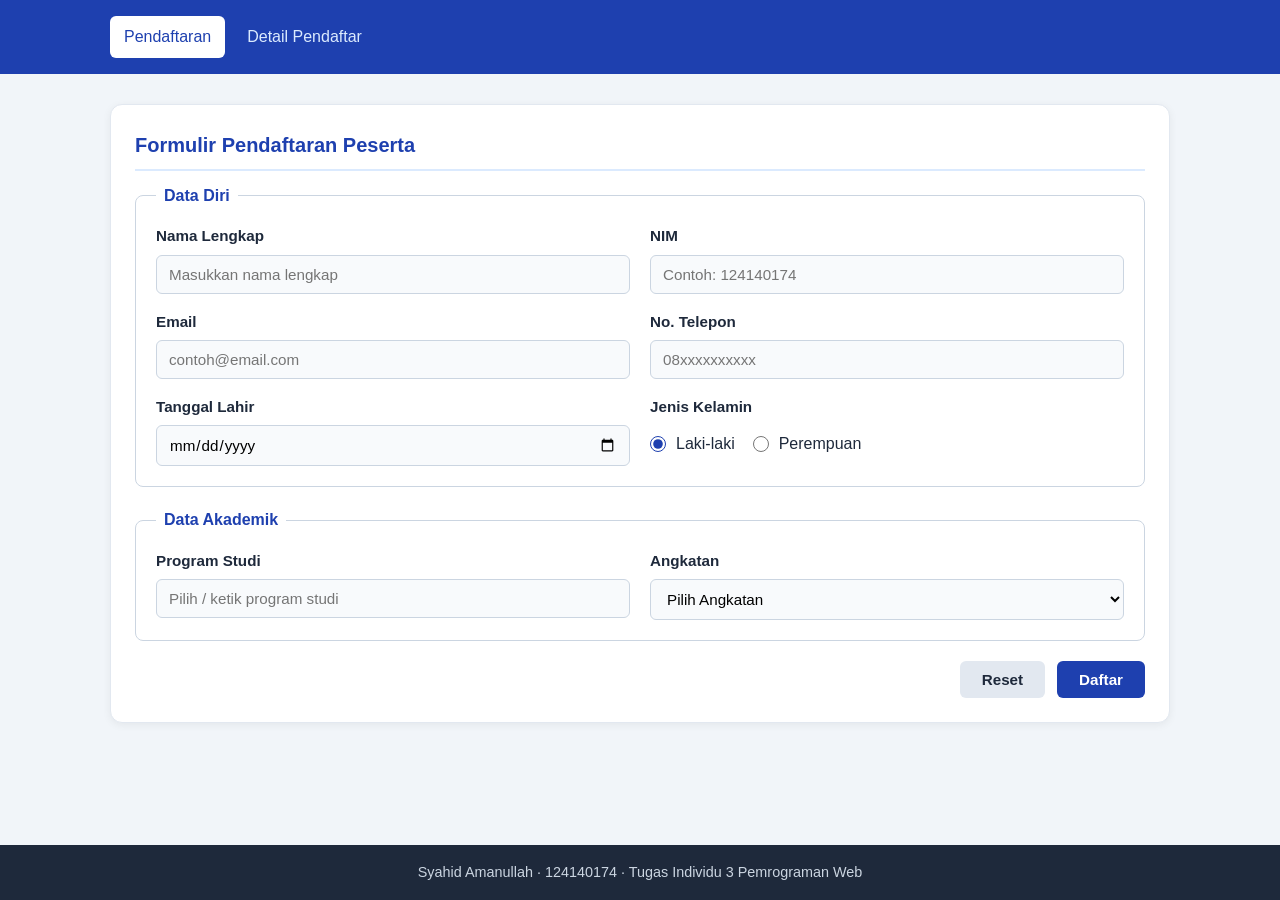
<file: task_3/index.html>
<!DOCTYPE html>
<html lang="id">
<head>
  <meta charset="UTF-8" />
  <meta name="viewport" content="width=device-width, initial-scale=1.0" />
  <title>Pendaftaran Workshop Pemrograman Web</title>
  <link rel="stylesheet" href="style.css" />
</head>
<body>
  <header class="site-header">
    <div class="container header-inner">
      <nav class="nav">
        <a href="index.html" class="active">Pendaftaran</a>
        <a href="detail.html">Detail Pendaftar</a>
      </nav>
    </div>
  </header>

  <main class="container">
    <section class="box">
      <h2 class="box-title">Formulir Pendaftaran Peserta</h2>
      <form id="form-daftar" action="detail.html" method="get">
        <!-- Data Diri -->
        <fieldset>
          <legend>Data Diri</legend>
          <div class="form-grid">
            <div class="form-group">
              <label for="nama">Nama Lengkap</label>
              <input type="text" id="nama" name="nama" placeholder="Masukkan nama lengkap" required />
            </div>

            <div class="form-group">
              <label for="nim">NIM</label>
              <input type="text" id="nim" name="nim" pattern="[0-9]{9}"
                     title="NIM terdiri dari 9 digit angka" placeholder="Contoh: 124140174" required />
            </div>

            <div class="form-group">
              <label for="email">Email</label>
              <input type="email" id="email" name="email" placeholder="contoh@email.com" required />
            </div>

            <div class="form-group">
              <label for="telepon">No. Telepon</label>
              <input type="tel" id="telepon" name="telepon" placeholder="08xxxxxxxxxx" />
            </div>

            <div class="form-group">
              <label for="tgl_lahir">Tanggal Lahir</label>
              <input type="date" id="tgl_lahir" name="tgl_lahir" />
            </div>

            <div class="form-group">
              <span class="label">Jenis Kelamin</span>
              <div class="option-row">
                <input type="radio" id="laki" name="gender" value="laki-laki" checked />
                <label for="laki">Laki-laki</label>
                <input type="radio" id="perempuan" name="gender" value="perempuan" />
                <label for="perempuan">Perempuan</label>
              </div>
            </div>
          </div>
        </fieldset>

        <!-- Data Akademik -->
        <fieldset>
          <legend>Data Akademik</legend>
          <div class="form-grid">
            <div class="form-group">
              <label for="prodi">Program Studi</label>
              <input list="daftar-prodi" id="prodi" name="prodi" placeholder="Pilih / ketik program studi" />
              <datalist id="daftar-prodi">
                <option value="Teknik Informatika"></option>
                <option value="Sains Data"></option>
                <option value="Teknik Elektro"></option>
                <option value="Sistem Informasi"></option>
              </datalist>
            </div>

            <div class="form-group">
              <label for="angkatan">Angkatan</label>
              <select id="angkatan" name="angkatan">
                <option value="">Pilih Angkatan</option>
                <option value="2022">2022</option>
                <option value="2023">2023</option>
                <option value="2024">2024</option>
                <option value="2025">2025</option>
              </select>
            </div>
          </div>
        </fieldset>

        <div class="form-actions">
          <button type="reset" class="btn btn-secondary">Reset</button>
          <button type="submit" class="btn btn-primary">Daftar</button>
        </div>
      </form>
    </section>
  </main>

  <footer class="site-footer">
    <p>Syahid Amanullah &middot; 124140174 &middot; Tugas Individu 3 Pemrograman Web</p>
  </footer>
</body>
</html>
</file>
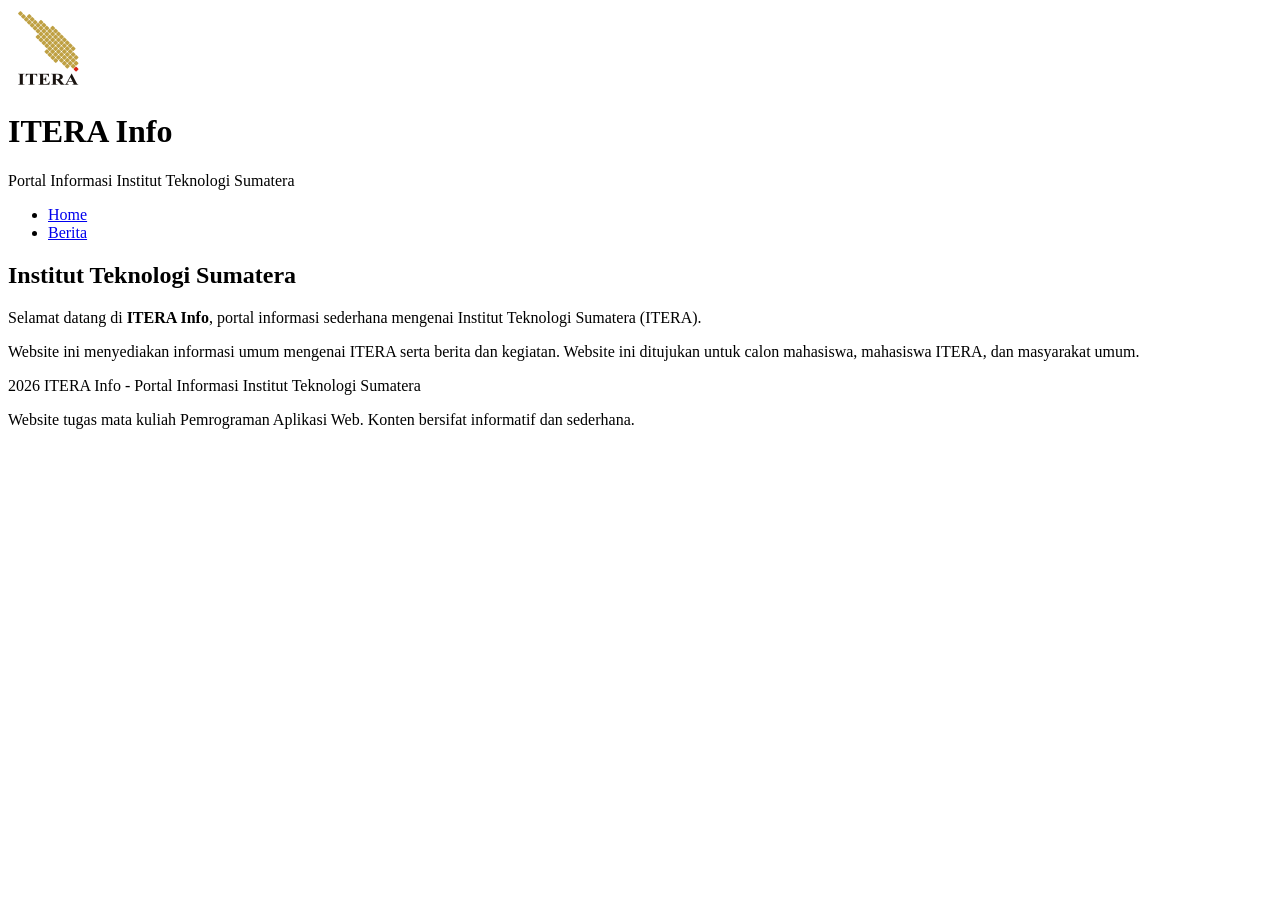
<file: tugas2/index.html>
<!DOCTYPE html>
<html lang="id">
<head>
    <meta charset="UTF-8">
    <meta name="viewport" content="width=device-width, initial-scale=1.0">
    <meta name="description" content="ITERA Info - Portal Informasi Institut Teknologi Sumatera: portal informasi dan berita.">
    <title>ITERA Info - Portal Informasi Institut Teknologi Sumatera</title>
</head>
<body>

    <header>
        <img src="assets/images/logo-itera.png" alt="Logo Institut Teknologi Sumatera" width="80" height="80">
        <h1>ITERA Info</h1>
        <p>Portal Informasi Institut Teknologi Sumatera</p>
    </header>

    <nav aria-label="Navigasi utama">
        <ul>
            <li><a href="index.html">Home</a></li>
            <li><a href="berita.html">Berita</a></li>
        </ul>
    </nav>

    <main>
        <section aria-labelledby="judul-selamat-datang">
            <h2 id="judul-selamat-datang">Institut Teknologi Sumatera</h2>
            <p>
                Selamat datang di <strong>ITERA Info</strong>, portal informasi sederhana
                mengenai Institut Teknologi Sumatera (ITERA).
            </p>
            <p>
                Website ini menyediakan informasi umum mengenai ITERA
                serta berita dan kegiatan.
                Website ini ditujukan untuk calon mahasiswa, mahasiswa ITERA,
                dan masyarakat umum.
            </p>
        </section>

    </main>

    <footer>
        <p> 2026 ITERA Info - Portal Informasi Institut Teknologi Sumatera</p>
        <p>Website tugas mata kuliah Pemrograman Aplikasi Web. Konten bersifat informatif dan sederhana.</p>
    </footer>

</body>
</html>
</file>
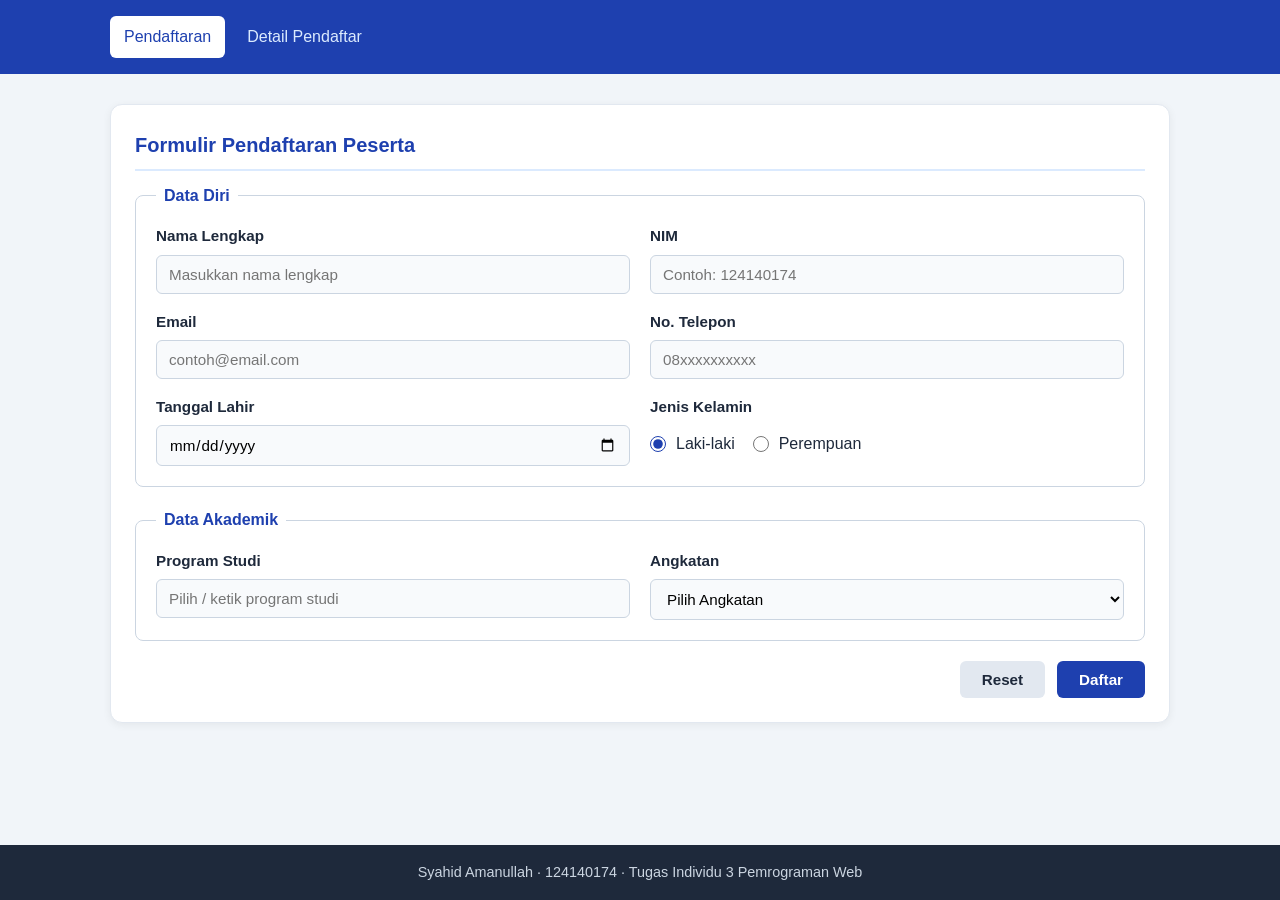
<file: tugas3/index.html>
<!DOCTYPE html>
<html lang="id">
<head>
  <meta charset="UTF-8" />
  <meta name="viewport" content="width=device-width, initial-scale=1.0" />
  <title>Pendaftaran Workshop Pemrograman Web</title>
  <link rel="stylesheet" href="css/style.css" />
</head>
<body>
  <header class="site-header">
    <div class="container header-inner">
      <nav class="nav">
        <a href="index.html" class="active">Pendaftaran</a>
        <a href="detail.html">Detail Pendaftar</a>
      </nav>
    </div>
  </header>

  <main class="container">
    <section class="box">
      <h2 class="box-title">Formulir Pendaftaran Peserta</h2>
      <form id="form-daftar" action="detail.html" method="get">
        <!-- Data Diri -->
        <fieldset>
          <legend>Data Diri</legend>
          <div class="form-grid">
            <div class="form-group">
              <label for="nama">Nama Lengkap</label>
              <input type="text" id="nama" name="nama" placeholder="Masukkan nama lengkap" required />
            </div>

            <div class="form-group">
              <label for="nim">NIM</label>
              <input type="text" id="nim" name="nim" pattern="[0-9]{9}"
                     title="NIM terdiri dari 9 digit angka" placeholder="Contoh: 124140174" required />
            </div>

            <div class="form-group">
              <label for="email">Email</label>
              <input type="email" id="email" name="email" placeholder="contoh@email.com" required />
            </div>

            <div class="form-group">
              <label for="telepon">No. Telepon</label>
              <input type="tel" id="telepon" name="telepon" placeholder="08xxxxxxxxxx" />
            </div>

            <div class="form-group">
              <label for="tgl_lahir">Tanggal Lahir</label>
              <input type="date" id="tgl_lahir" name="tgl_lahir" />
            </div>

            <div class="form-group">
              <span class="label">Jenis Kelamin</span>
              <div class="option-row">
                <input type="radio" id="laki" name="gender" value="laki-laki" checked />
                <label for="laki">Laki-laki</label>
                <input type="radio" id="perempuan" name="gender" value="perempuan" />
                <label for="perempuan">Perempuan</label>
              </div>
            </div>
          </div>
        </fieldset>

        <!-- Data Akademik -->
        <fieldset>
          <legend>Data Akademik</legend>
          <div class="form-grid">
            <div class="form-group">
              <label for="prodi">Program Studi</label>
              <input list="daftar-prodi" id="prodi" name="prodi" placeholder="Pilih / ketik program studi" />
              <datalist id="daftar-prodi">
                <option value="Teknik Informatika"></option>
                <option value="Sains Data"></option>
                <option value="Teknik Elektro"></option>
                <option value="Sistem Informasi"></option>
              </datalist>
            </div>

            <div class="form-group">
              <label for="angkatan">Angkatan</label>
              <select id="angkatan" name="angkatan">
                <option value="">Pilih Angkatan</option>
                <option value="2022">2022</option>
                <option value="2023">2023</option>
                <option value="2024">2024</option>
                <option value="2025">2025</option>
              </select>
            </div>
          </div>
        </fieldset>

        <div class="form-actions">
          <button type="reset" class="btn btn-secondary">Reset</button>
          <button type="submit" class="btn btn-primary">Daftar</button>
        </div>
      </form>
    </section>
  </main>

  <footer class="site-footer">
    <p>Syahid Amanullah &middot; 124140174 &middot; Tugas Individu 3 Pemrograman Web</p>
  </footer>
</body>
</html>
</file>
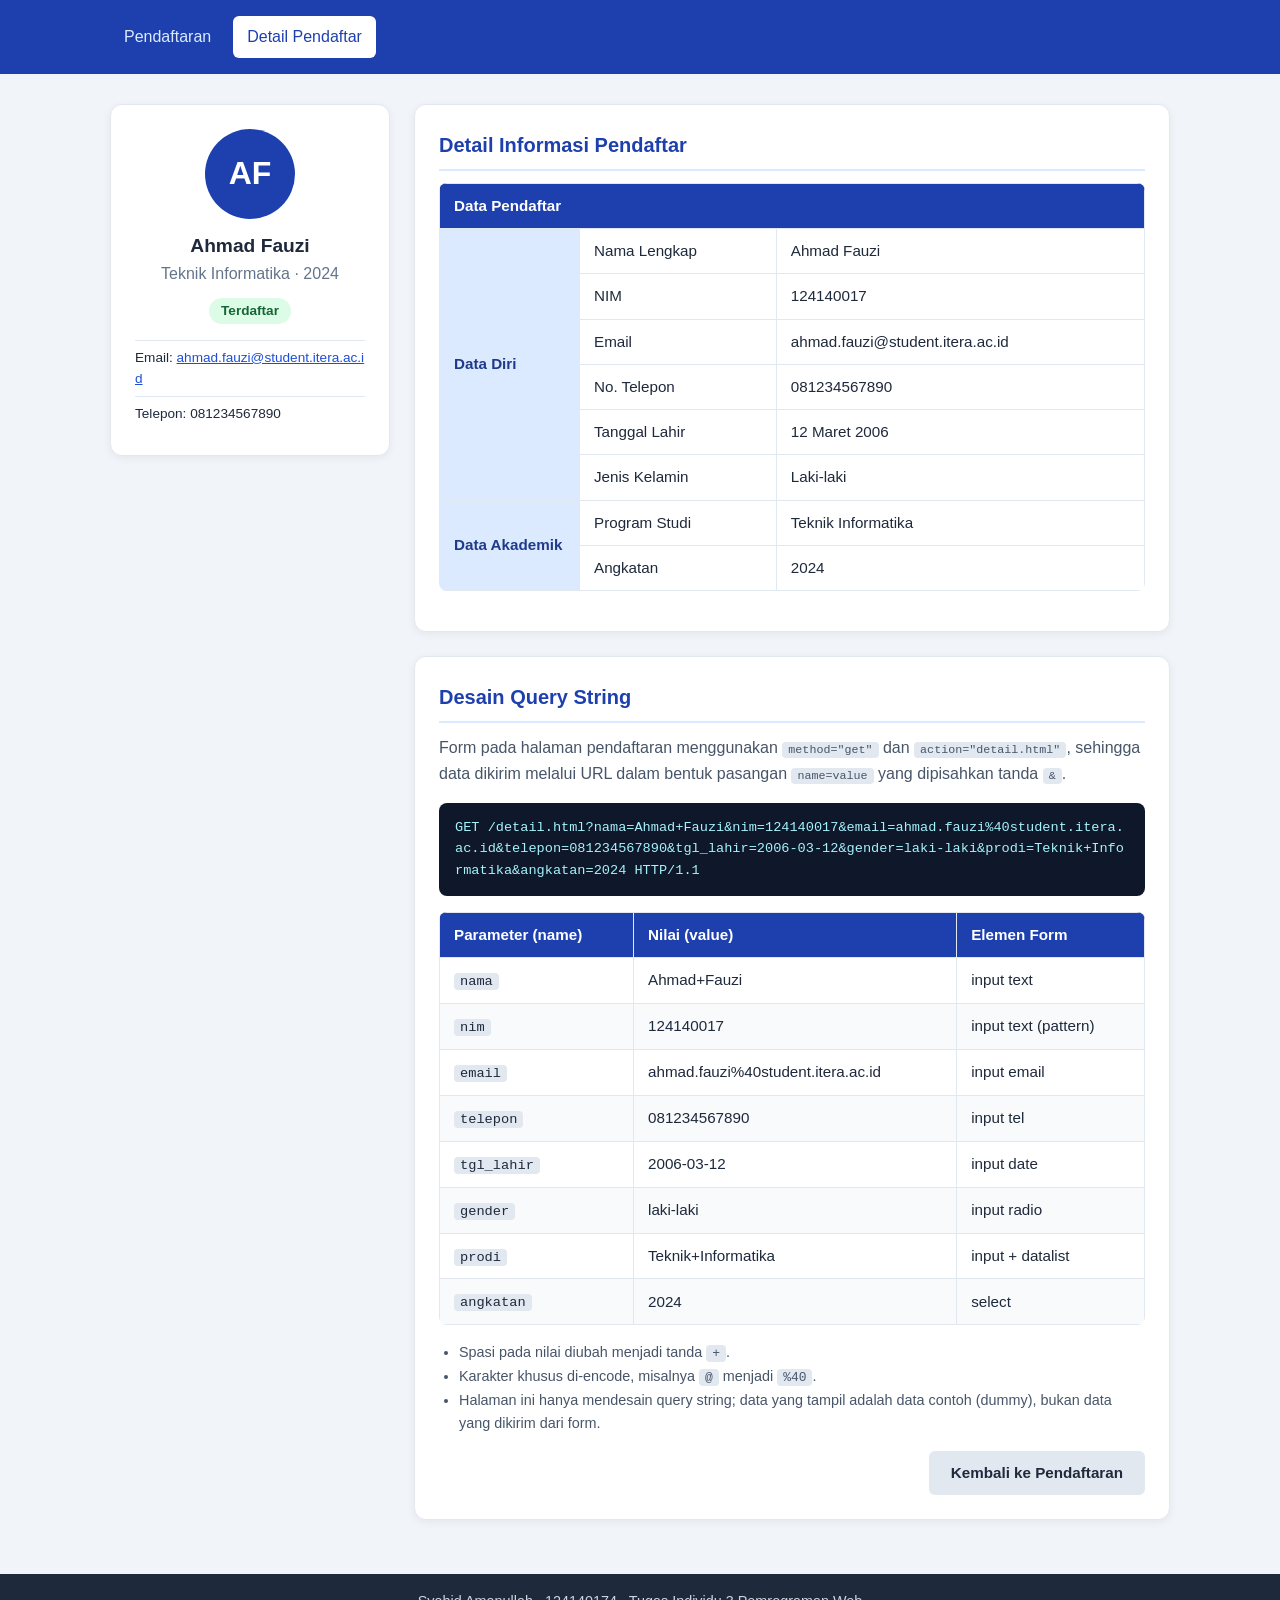
<file: task_3/detail.html>
<!DOCTYPE html>
<html lang="id">
<head>
  <meta charset="UTF-8" />
  <meta name="viewport" content="width=device-width, initial-scale=1.0" />
  <title>Detail Pendaftar - Workshop Pemrograman Web</title>
  <link rel="stylesheet" href="style.css" />
</head>
<body>
  <header class="site-header">
    <div class="container header-inner">
      <nav class="nav">
        <a href="index.html">Pendaftaran</a>
        <a href="detail.html" class="active">Detail Pendaftar</a>
      </nav>
    </div>
  </header>

  <main class="container detail-layout">
    <!-- Kartu profil pendaftar (ditandai microformats h-card) -->
    <aside class="box profile h-card">
      <div class="avatar">AF</div>
      <h2 class="p-name">Ahmad Fauzi</h2>
      <p class="p-note"><span>Teknik Informatika</span> &middot; <span>2024</span></p>
      <span class="badge">Terdaftar</span>
      <ul class="contact">
        <li>Email: <a class="u-email" href="mailto:ahmad.fauzi@student.itera.ac.id">ahmad.fauzi@student.itera.ac.id</a></li>
        <li>Telepon: <span class="p-tel">081234567890</span></li>
      </ul>
    </aside>

    <div class="detail-main">
      <!-- Tabel detail informasi pendaftar -->
      <section class="box">
        <h2 class="box-title">Detail Informasi Pendaftar</h2>
        <table class="table">
          <thead>
            <tr>
              <th colspan="3">Data Pendaftar</th>
            </tr>
          </thead>
          <tbody>
            <tr>
              <th rowspan="6" class="group">Data Diri</th>
              <td>Nama Lengkap</td>
              <td>Ahmad Fauzi</td>
            </tr>
            <tr>
              <td>NIM</td>
              <td>124140017</td>
            </tr>
            <tr>
              <td>Email</td>
              <td>ahmad.fauzi@student.itera.ac.id</td>
            </tr>
            <tr>
              <td>No. Telepon</td>
              <td>081234567890</td>
            </tr>
            <tr>
              <td>Tanggal Lahir</td>
              <td>12 Maret 2006</td>
            </tr>
            <tr>
              <td>Jenis Kelamin</td>
              <td>Laki-laki</td>
            </tr>
            <tr>
              <th rowspan="2" class="group">Data Akademik</th>
              <td>Program Studi</td>
              <td>Teknik Informatika</td>
            </tr>
            <tr>
              <td>Angkatan</td>
              <td>2024</td>
            </tr>
          </tbody>
        </table>
      </section>

      <!-- Desain query string dari halaman pendaftaran -->
      <section class="box">
        <h2 class="box-title">Desain Query String</h2>
        <p class="box-desc">
          Form pada halaman pendaftaran menggunakan <code>method="get"</code> dan
          <code>action="detail.html"</code>, sehingga data dikirim melalui URL dalam
          bentuk pasangan <code>name=value</code> yang dipisahkan tanda <code>&amp;</code>.
        </p>

        <pre class="query-box">GET /detail.html?nama=Ahmad+Fauzi&amp;nim=124140017&amp;email=ahmad.fauzi%40student.itera.ac.id&amp;telepon=081234567890&amp;tgl_lahir=2006-03-12&amp;gender=laki-laki&amp;prodi=Teknik+Informatika&amp;angkatan=2024 HTTP/1.1</pre>

        <table class="table table-query">
          <thead>
            <tr>
              <th>Parameter (name)</th>
              <th>Nilai (value)</th>
              <th>Elemen Form</th>
            </tr>
          </thead>
          <tbody>
            <tr><td><code>nama</code></td><td>Ahmad+Fauzi</td><td>input text</td></tr>
            <tr><td><code>nim</code></td><td>124140017</td><td>input text (pattern)</td></tr>
            <tr><td><code>email</code></td><td>ahmad.fauzi%40student.itera.ac.id</td><td>input email</td></tr>
            <tr><td><code>telepon</code></td><td>081234567890</td><td>input tel</td></tr>
            <tr><td><code>tgl_lahir</code></td><td>2006-03-12</td><td>input date</td></tr>
            <tr><td><code>gender</code></td><td>laki-laki</td><td>input radio</td></tr>
            <tr><td><code>prodi</code></td><td>Teknik+Informatika</td><td>input + datalist</td></tr>
            <tr><td><code>angkatan</code></td><td>2024</td><td>select</td></tr>
          </tbody>
        </table>

        <ul class="notes">
          <li>Spasi pada nilai diubah menjadi tanda <code>+</code>.</li>
          <li>Karakter khusus di-encode, misalnya <code>@</code> menjadi <code>%40</code>.</li>
          <li>Halaman ini hanya mendesain query string; data yang tampil adalah data contoh (dummy), bukan data yang dikirim dari form.</li>
        </ul>

        <div class="form-actions">
          <a href="index.html" class="btn btn-secondary">Kembali ke Pendaftaran</a>
        </div>
      </section>
    </div>
  </main>

  <footer class="site-footer">
    <p>Syahid Amanullah &middot; 124140174 &middot; Tugas Individu 3 Pemrograman Web</p>
  </footer>
</body>
</html>
</file>
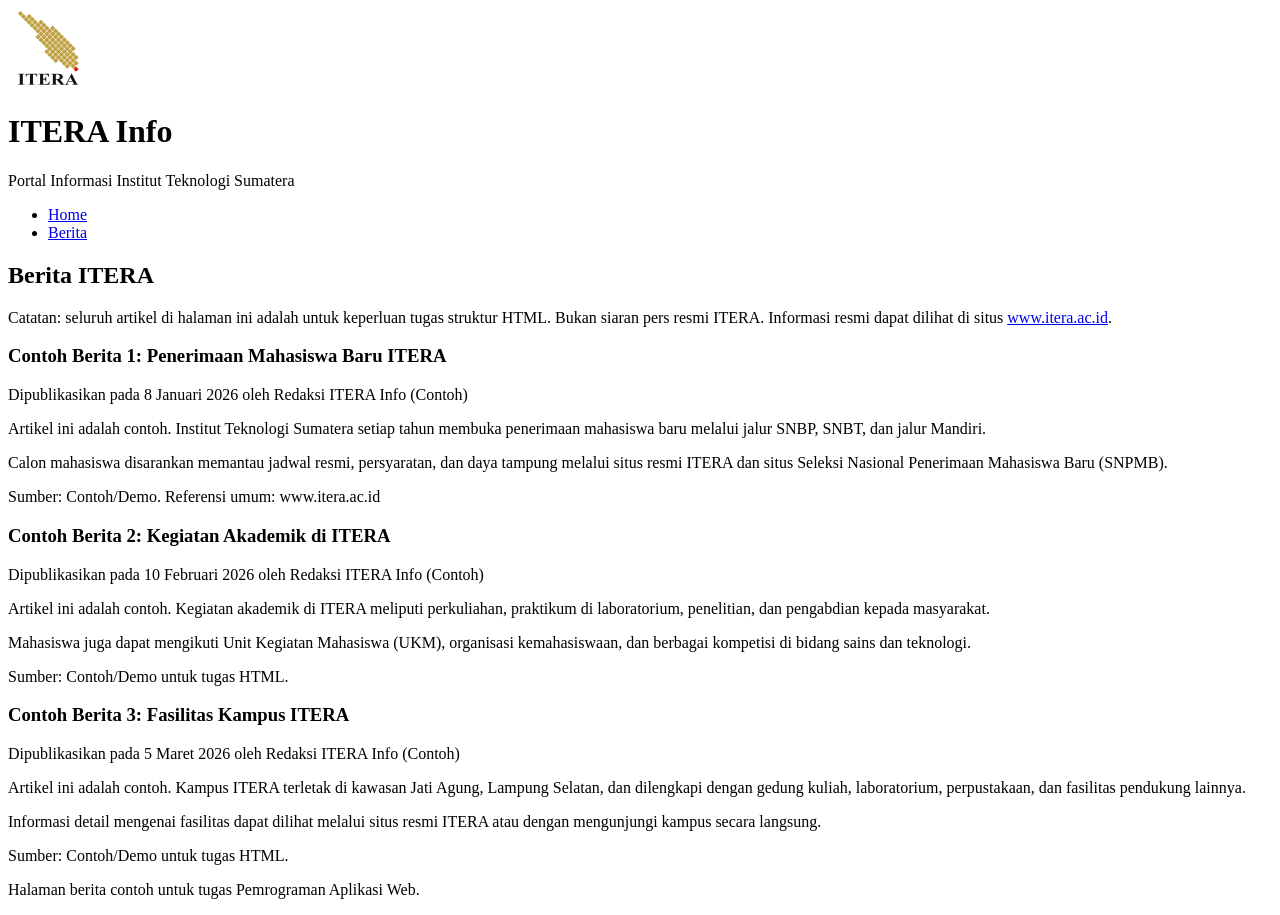
<file: tugas2/berita.html>
<!DOCTYPE html>
<html lang="id">
<head>
    <meta charset="UTF-8">
    <meta name="viewport" content="width=device-width, initial-scale=1.0">
    <meta name="description" content="Berita ITERA - Kumpulan artikel contoh mengenai Institut Teknologi Sumatera.">
    <title>Berita ITERA - ITERA Info</title>
</head>
<body>

    <header>
        <img src="assets/images/logo-itera.png" alt="Logo Institut Teknologi Sumatera" width="80" height="80">
        <h1>ITERA Info</h1>
        <p>Portal Informasi Institut Teknologi Sumatera</p>
    </header>

    <nav aria-label="Navigasi utama">
        <ul>
            <li><a href="index.html">Home</a></li>
            <li><a href="berita.html">Berita</a></li>
        </ul>
    </nav>

    <main>
        <section aria-labelledby="judul-berita">
            <h2 id="judul-berita">Berita ITERA</h2>
            <p>
                Catatan: seluruh artikel di halaman ini adalah
                untuk keperluan tugas struktur HTML. Bukan siaran pers resmi ITERA.
                Informasi resmi dapat dilihat di situs <a href="https://www.itera.ac.id">www.itera.ac.id</a>.
            </p>

            <article aria-labelledby="judul-artikel-1">
                <header>
                    <h3 id="judul-artikel-1">Contoh Berita 1: Penerimaan Mahasiswa Baru ITERA</h3>
                    <p>
                        Dipublikasikan pada
                        <time datetime="2026-01-08">8 Januari 2026</time>
                        oleh Redaksi ITERA Info (Contoh)
                    </p>
                </header>
                <p>
                    Artikel ini adalah contoh. Institut Teknologi Sumatera setiap tahun
                    membuka penerimaan mahasiswa baru melalui jalur SNBP, SNBT,
                    dan jalur Mandiri.
                </p>
                <p>
                    Calon mahasiswa disarankan memantau jadwal resmi, persyaratan,
                    dan daya tampung melalui situs resmi ITERA dan situs Seleksi
                    Nasional Penerimaan Mahasiswa Baru (SNPMB).
                </p>
                <footer>
                    <p>Sumber: Contoh/Demo. Referensi umum: www.itera.ac.id</p>
                </footer>
            </article>

            <article aria-labelledby="judul-artikel-2">
                <header>
                    <h3 id="judul-artikel-2">Contoh Berita 2: Kegiatan Akademik di ITERA</h3>
                    <p>
                        Dipublikasikan pada
                        <time datetime="2026-02-10">10 Februari 2026</time>
                        oleh Redaksi ITERA Info (Contoh)
                    </p>
                </header>
                <p>
                    Artikel ini adalah contoh. Kegiatan akademik di ITERA meliputi
                    perkuliahan, praktikum di laboratorium, penelitian,
                    dan pengabdian kepada masyarakat.
                </p>
                <p>
                    Mahasiswa juga dapat mengikuti Unit Kegiatan Mahasiswa (UKM),
                    organisasi kemahasiswaan, dan berbagai kompetisi di bidang
                    sains dan teknologi.
                </p>
                <footer>
                    <p>Sumber: Contoh/Demo untuk tugas HTML.</p>
                </footer>
            </article>

            <article aria-labelledby="judul-artikel-3">
                <header>
                    <h3 id="judul-artikel-3">Contoh Berita 3: Fasilitas Kampus ITERA</h3>
                    <p>
                        Dipublikasikan pada
                        <time datetime="2026-03-05">5 Maret 2026</time>
                        oleh Redaksi ITERA Info (Contoh)
                    </p>
                </header>
                <p>
                    Artikel ini adalah contoh. Kampus ITERA terletak di kawasan
                    Jati Agung, Lampung Selatan, dan dilengkapi dengan gedung
                    kuliah, laboratorium, perpustakaan, dan fasilitas pendukung lainnya.
                </p>
                <p>
                    Informasi detail mengenai fasilitas dapat dilihat melalui
                    situs resmi ITERA atau dengan mengunjungi kampus secara langsung.
                </p>
                <footer>
                    <p>Sumber: Contoh/Demo untuk tugas HTML.</p>
                </footer>
            </article>
        </section>
    </main>

    <footer>
        <p>Halaman berita contoh untuk tugas Pemrograman Aplikasi Web.</p>
    </footer>

</body>
</html>
</file>
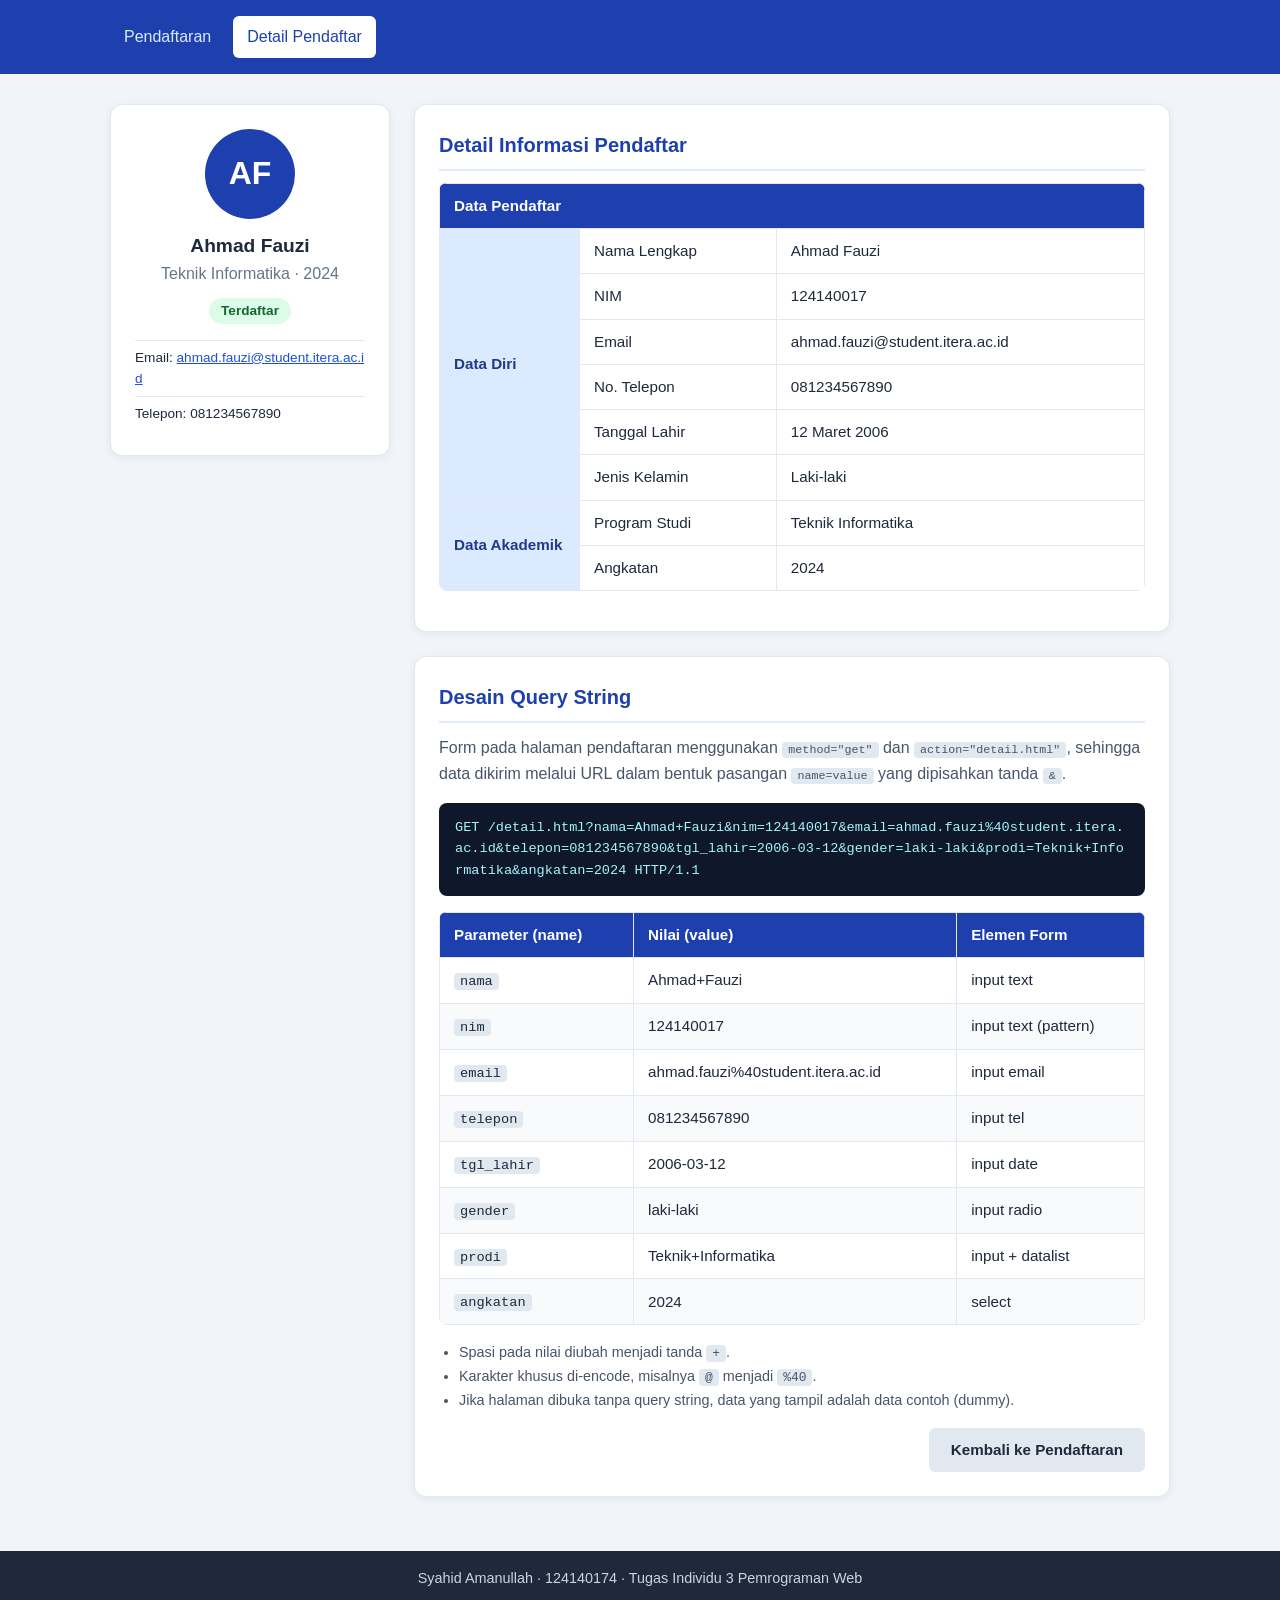
<file: tugas3/detail.html>
<!DOCTYPE html>
<html lang="id">
<head>
  <meta charset="UTF-8" />
  <meta name="viewport" content="width=device-width, initial-scale=1.0" />
  <title>Detail Pendaftar - Workshop Pemrograman Web</title>
  <link rel="stylesheet" href="css/style.css" />
</head>
<body>
  <header class="site-header">
    <div class="container header-inner">
      <nav class="nav">
        <a href="index.html">Pendaftaran</a>
        <a href="detail.html" class="active">Detail Pendaftar</a>
      </nav>
    </div>
  </header>

  <main class="container detail-layout">
    <!-- Kartu profil pendaftar (ditandai microformats h-card) -->
    <aside class="box profile h-card">
      <div class="avatar" id="avatar">AF</div>
      <h2 class="p-name" data-field="nama">Ahmad Fauzi</h2>
      <p class="p-note"><span data-field="prodi">Teknik Informatika</span> &middot; <span data-field="angkatan">2024</span></p>
      <span class="badge">Terdaftar</span>
      <ul class="contact">
        <li>Email: <a class="u-email" id="link-email" href="mailto:ahmad.fauzi@student.itera.ac.id" data-field="email">ahmad.fauzi@student.itera.ac.id</a></li>
        <li>Telepon: <span class="p-tel" data-field="telepon">081234567890</span></li>
      </ul>
    </aside>

    <div class="detail-main">
      <!-- Tabel detail informasi pendaftar -->
      <section class="box">
        <h2 class="box-title">Detail Informasi Pendaftar</h2>
        <table class="table">
          <thead>
            <tr>
              <th colspan="3">Data Pendaftar</th>
            </tr>
          </thead>
          <tbody>
            <tr>
              <th rowspan="6" class="group">Data Diri</th>
              <td>Nama Lengkap</td>
              <td data-field="nama">Ahmad Fauzi</td>
            </tr>
            <tr>
              <td>NIM</td>
              <td data-field="nim">124140017</td>
            </tr>
            <tr>
              <td>Email</td>
              <td data-field="email">ahmad.fauzi@student.itera.ac.id</td>
            </tr>
            <tr>
              <td>No. Telepon</td>
              <td data-field="telepon">081234567890</td>
            </tr>
            <tr>
              <td>Tanggal Lahir</td>
              <td data-field="tgl_lahir">12 Maret 2006</td>
            </tr>
            <tr>
              <td>Jenis Kelamin</td>
              <td data-field="gender">Laki-laki</td>
            </tr>
            <tr>
              <th rowspan="2" class="group">Data Akademik</th>
              <td>Program Studi</td>
              <td data-field="prodi">Teknik Informatika</td>
            </tr>
            <tr>
              <td>Angkatan</td>
              <td data-field="angkatan">2024</td>
            </tr>
          </tbody>
        </table>
      </section>

      <!-- Desain query string dari halaman pendaftaran -->
      <section class="box">
        <h2 class="box-title">Desain Query String</h2>
        <p class="box-desc">
          Form pada halaman pendaftaran menggunakan <code>method="get"</code> dan
          <code>action="detail.html"</code>, sehingga data dikirim melalui URL dalam
          bentuk pasangan <code>name=value</code> yang dipisahkan tanda <code>&amp;</code>.
        </p>

        <pre class="query-box" id="query-box">GET /detail.html?nama=Ahmad+Fauzi&amp;nim=124140017&amp;email=ahmad.fauzi%40student.itera.ac.id&amp;telepon=081234567890&amp;tgl_lahir=2006-03-12&amp;gender=laki-laki&amp;prodi=Teknik+Informatika&amp;angkatan=2024 HTTP/1.1</pre>

        <table class="table table-query">
          <thead>
            <tr>
              <th>Parameter (name)</th>
              <th>Nilai (value)</th>
              <th>Elemen Form</th>
            </tr>
          </thead>
          <tbody>
            <tr><td><code>nama</code></td><td data-raw="nama">Ahmad+Fauzi</td><td>input text</td></tr>
            <tr><td><code>nim</code></td><td data-raw="nim">124140017</td><td>input text (pattern)</td></tr>
            <tr><td><code>email</code></td><td data-raw="email">ahmad.fauzi%40student.itera.ac.id</td><td>input email</td></tr>
            <tr><td><code>telepon</code></td><td data-raw="telepon">081234567890</td><td>input tel</td></tr>
            <tr><td><code>tgl_lahir</code></td><td data-raw="tgl_lahir">2006-03-12</td><td>input date</td></tr>
            <tr><td><code>gender</code></td><td data-raw="gender">laki-laki</td><td>input radio</td></tr>
            <tr><td><code>prodi</code></td><td data-raw="prodi">Teknik+Informatika</td><td>input + datalist</td></tr>
            <tr><td><code>angkatan</code></td><td data-raw="angkatan">2024</td><td>select</td></tr>
          </tbody>
        </table>

        <ul class="notes">
          <li>Spasi pada nilai diubah menjadi tanda <code>+</code>.</li>
          <li>Karakter khusus di-encode, misalnya <code>@</code> menjadi <code>%40</code>.</li>
          <li>Jika halaman dibuka tanpa query string, data yang tampil adalah data contoh (dummy).</li>
        </ul>

        <div class="form-actions">
          <a href="index.html" class="btn btn-secondary">Kembali ke Pendaftaran</a>
        </div>
      </section>
    </div>
  </main>

  <footer class="site-footer">
    <p>Syahid Amanullah &middot; 124140174 &middot; Tugas Individu 3 Pemrograman Web</p>
  </footer>

  <script src="js/detail.js"></script>
</body>
</html>
</file>
<file: task_3/style.css>
/* ===== Reset & Dasar (selector universal & elemen) ===== */
* {
  margin: 0;
  padding: 0;
  box-sizing: border-box;
}

body {
  font-family: "Segoe UI", Arial, sans-serif;
  background-color: #f1f5f9;
  color: #1e293b;
  line-height: 1.6;
  display: flex;
  flex-direction: column;
  min-height: 100vh;
}

a {
  color: #1d4ed8;
}

code {
  background-color: #e2e8f0;
  padding: 1px 6px;
  border-radius: 4px;
  font-size: 0.9em;
}

/* ===== Layout (class selector) ===== */
.container {
  width: 100%;
  max-width: 1100px;
  margin: 0 auto;
  padding: 0 20px;
}

main.container {
  flex: 1;
  padding-top: 30px;
  padding-bottom: 30px;
}

/* ===== Header dengan Flexbox ===== */
.site-header {
  background-color: #1e40af;
  color: #ffffff;
  padding: 16px 0;
}

.header-inner {
  display: flex;
  justify-content: space-between;
  align-items: center;
  flex-wrap: wrap;
  gap: 12px;
}

.nav {
  display: flex;
  gap: 8px;
}

/* descendant selector */
.nav a {
  color: #dbeafe;
  text-decoration: none;
  padding: 8px 14px;
  border-radius: 6px;
}

/* pseudo-class selector */
.nav a:hover,
.nav a.active {
  background-color: #ffffff;
  color: #1e40af;
}

/* ===== Box Model ===== */
.box {
  background-color: #ffffff;
  border: 1px solid #e2e8f0;
  border-radius: 12px;
  padding: 24px;
  margin-bottom: 24px;
  box-shadow: 0 2px 8px rgba(0, 0, 0, 0.06);
}

.box-title {
  font-size: 1.25rem;
  color: #1e40af;
  border-bottom: 2px solid #dbeafe;
  padding-bottom: 8px;
  margin-bottom: 12px;
}

.box-desc {
  color: #475569;
  margin-bottom: 16px;
}

/* ===== Form ===== */
fieldset {
  border: 1px solid #cbd5e1;
  border-radius: 8px;
  padding: 16px 20px 20px;
  margin-bottom: 20px;
}

legend {
  font-weight: 600;
  color: #1e40af;
  padding: 0 8px;
}

/* Grid untuk susunan field form */
.form-grid {
  display: grid;
  grid-template-columns: 1fr 1fr;
  gap: 16px 20px;
}

.form-group {
  display: flex;
  flex-direction: column;
  gap: 6px;
}

.form-group > label,
.form-group > .label {
  font-weight: 600;
  font-size: 0.95rem;
}

/* attribute selector */
input[type="text"],
input[type="email"],
input[type="tel"],
input[type="date"],
input[list],
select,
textarea {
  width: 100%;
  padding: 10px 12px;
  border: 1px solid #cbd5e1;
  border-radius: 6px;
  font-family: inherit;
  font-size: 0.95rem;
  background-color: #f8fafc;
}

input:focus,
select:focus,
textarea:focus {
  outline: none;
  border-color: #2563eb;
  background-color: #ffffff;
  box-shadow: 0 0 0 3px rgba(37, 99, 235, 0.15);
}

textarea {
  resize: vertical;
}

.option-row {
  display: flex;
  align-items: center;
  flex-wrap: wrap;
  gap: 6px 10px;
  padding-top: 6px;
}

.option-row label {
  margin-right: 8px;
}

input[type="radio"],
input[type="checkbox"] {
  accent-color: #1e40af;
  width: 16px;
  height: 16px;
}

.form-actions {
  display: flex;
  justify-content: flex-end;
  gap: 12px;
}

.btn {
  display: inline-block;
  padding: 10px 22px;
  border: none;
  border-radius: 6px;
  font-size: 0.95rem;
  font-weight: 600;
  text-decoration: none;
  cursor: pointer;
}

.btn-primary {
  background-color: #1e40af;
  color: #ffffff;
}

.btn-primary:hover {
  background-color: #1d4ed8;
}

.btn-secondary {
  background-color: #e2e8f0;
  color: #1e293b;
}

.btn-secondary:hover {
  background-color: #cbd5e1;
}

/* ===== Layout Halaman Detail (Grid) ===== */
.detail-layout {
  display: grid;
  grid-template-columns: 280px 1fr;
  gap: 24px;
  align-items: start;
}

/* id selector */
#form-daftar {
  margin-top: 8px;
}

.profile {
  text-align: center;
}

.avatar {
  width: 90px;
  height: 90px;
  margin: 0 auto 12px;
  border-radius: 50%;
  background-color: #1e40af;
  color: #ffffff;
  font-size: 2rem;
  font-weight: 700;
  display: flex;
  justify-content: center;
  align-items: center;
}

.profile h2 {
  font-size: 1.2rem;
}

.profile .p-note {
  color: #64748b;
  margin-bottom: 10px;
}

.badge {
  display: inline-block;
  background-color: #dcfce7;
  color: #166534;
  padding: 2px 12px;
  border-radius: 999px;
  font-size: 0.85rem;
  font-weight: 600;
}

.contact {
  list-style: none;
  text-align: left;
  margin-top: 16px;
  font-size: 0.85rem;
  word-break: break-all;
}

.contact li {
  padding: 6px 0;
  border-top: 1px solid #e2e8f0;
}

/* ===== Tabel ===== */
.table {
  width: 100%;
  border-collapse: collapse;
  border-radius: 8px;
  overflow: hidden;
  margin-bottom: 16px;
  font-size: 0.95rem;
}

.table th,
.table td {
  padding: 10px 14px;
  text-align: left;
  border: 1px solid #e2e8f0;
}

.table thead th {
  background-color: #1e40af;
  color: #ffffff;
}

.table th.group {
  background-color: #dbeafe;
  color: #1e3a8a;
  width: 140px;
  vertical-align: middle;
}

/* zebra stripes */
.table-query tbody tr:nth-child(even) {
  background-color: #f8fafc;
}

/* hover effect */
.table tbody tr:hover td {
  background-color: #eff6ff;
}

.query-box {
  background-color: #0f172a;
  color: #a5f3fc;
  padding: 14px 16px;
  border-radius: 8px;
  margin-bottom: 16px;
  font-size: 0.85rem;
  white-space: pre-wrap;
  word-break: break-all;
}

.notes {
  padding-left: 20px;
  margin-bottom: 16px;
  color: #475569;
  font-size: 0.9rem;
}

/* ===== Footer ===== */
.site-footer {
  background-color: #1e293b;
  color: #cbd5e1;
  text-align: center;
  padding: 16px;
  font-size: 0.9rem;
}

/* ===== Responsif ===== */
@media (max-width: 768px) {
  .form-grid,
  .detail-layout {
    grid-template-columns: 1fr;
  }
}
</file>
<file: tugas3/css/style.css>
/* ===== Reset & Dasar (selector universal & elemen) ===== */
* {
  margin: 0;
  padding: 0;
  box-sizing: border-box;
}

body {
  font-family: "Segoe UI", Arial, sans-serif;
  background-color: #f1f5f9;
  color: #1e293b;
  line-height: 1.6;
  display: flex;
  flex-direction: column;
  min-height: 100vh;
}

a {
  color: #1d4ed8;
}

code {
  background-color: #e2e8f0;
  padding: 1px 6px;
  border-radius: 4px;
  font-size: 0.9em;
}

/* ===== Layout (class selector) ===== */
.container {
  width: 100%;
  max-width: 1100px;
  margin: 0 auto;
  padding: 0 20px;
}

main.container {
  flex: 1;
  padding-top: 30px;
  padding-bottom: 30px;
}

/* ===== Header dengan Flexbox ===== */
.site-header {
  background-color: #1e40af;
  color: #ffffff;
  padding: 16px 0;
}

.header-inner {
  display: flex;
  justify-content: space-between;
  align-items: center;
  flex-wrap: wrap;
  gap: 12px;
}

.nav {
  display: flex;
  gap: 8px;
}

/* descendant selector */
.nav a {
  color: #dbeafe;
  text-decoration: none;
  padding: 8px 14px;
  border-radius: 6px;
}

/* pseudo-class selector */
.nav a:hover,
.nav a.active {
  background-color: #ffffff;
  color: #1e40af;
}

/* ===== Box Model ===== */
.box {
  background-color: #ffffff;
  border: 1px solid #e2e8f0;
  border-radius: 12px;
  padding: 24px;
  margin-bottom: 24px;
  box-shadow: 0 2px 8px rgba(0, 0, 0, 0.06);
}

.box-title {
  font-size: 1.25rem;
  color: #1e40af;
  border-bottom: 2px solid #dbeafe;
  padding-bottom: 8px;
  margin-bottom: 12px;
}

.box-desc {
  color: #475569;
  margin-bottom: 16px;
}

/* ===== Form ===== */
fieldset {
  border: 1px solid #cbd5e1;
  border-radius: 8px;
  padding: 16px 20px 20px;
  margin-bottom: 20px;
}

legend {
  font-weight: 600;
  color: #1e40af;
  padding: 0 8px;
}

/* Grid untuk susunan field form */
.form-grid {
  display: grid;
  grid-template-columns: 1fr 1fr;
  gap: 16px 20px;
}

.form-group {
  display: flex;
  flex-direction: column;
  gap: 6px;
}

.form-group > label,
.form-group > .label {
  font-weight: 600;
  font-size: 0.95rem;
}

/* attribute selector */
input[type="text"],
input[type="email"],
input[type="tel"],
input[type="date"],
input[list],
select,
textarea {
  width: 100%;
  padding: 10px 12px;
  border: 1px solid #cbd5e1;
  border-radius: 6px;
  font-family: inherit;
  font-size: 0.95rem;
  background-color: #f8fafc;
}

input:focus,
select:focus,
textarea:focus {
  outline: none;
  border-color: #2563eb;
  background-color: #ffffff;
  box-shadow: 0 0 0 3px rgba(37, 99, 235, 0.15);
}

textarea {
  resize: vertical;
}

.option-row {
  display: flex;
  align-items: center;
  flex-wrap: wrap;
  gap: 6px 10px;
  padding-top: 6px;
}

.option-row label {
  margin-right: 8px;
}

input[type="radio"],
input[type="checkbox"] {
  accent-color: #1e40af;
  width: 16px;
  height: 16px;
}

.form-actions {
  display: flex;
  justify-content: flex-end;
  gap: 12px;
}

.btn {
  display: inline-block;
  padding: 10px 22px;
  border: none;
  border-radius: 6px;
  font-size: 0.95rem;
  font-weight: 600;
  text-decoration: none;
  cursor: pointer;
}

.btn-primary {
  background-color: #1e40af;
  color: #ffffff;
}

.btn-primary:hover {
  background-color: #1d4ed8;
}

.btn-secondary {
  background-color: #e2e8f0;
  color: #1e293b;
}

.btn-secondary:hover {
  background-color: #cbd5e1;
}

/* ===== Layout Halaman Detail (Grid) ===== */
.detail-layout {
  display: grid;
  grid-template-columns: 280px 1fr;
  gap: 24px;
  align-items: start;
}

/* id selector */
#form-daftar {
  margin-top: 8px;
}

.profile {
  text-align: center;
}

.avatar {
  width: 90px;
  height: 90px;
  margin: 0 auto 12px;
  border-radius: 50%;
  background-color: #1e40af;
  color: #ffffff;
  font-size: 2rem;
  font-weight: 700;
  display: flex;
  justify-content: center;
  align-items: center;
}

.profile h2 {
  font-size: 1.2rem;
}

.profile .p-note {
  color: #64748b;
  margin-bottom: 10px;
}

.badge {
  display: inline-block;
  background-color: #dcfce7;
  color: #166534;
  padding: 2px 12px;
  border-radius: 999px;
  font-size: 0.85rem;
  font-weight: 600;
}

.contact {
  list-style: none;
  text-align: left;
  margin-top: 16px;
  font-size: 0.85rem;
  word-break: break-all;
}

.contact li {
  padding: 6px 0;
  border-top: 1px solid #e2e8f0;
}

/* ===== Tabel ===== */
.table {
  width: 100%;
  border-collapse: collapse;
  border-radius: 8px;
  overflow: hidden;
  margin-bottom: 16px;
  font-size: 0.95rem;
}

.table th,
.table td {
  padding: 10px 14px;
  text-align: left;
  border: 1px solid #e2e8f0;
}

.table thead th {
  background-color: #1e40af;
  color: #ffffff;
}

.table th.group {
  background-color: #dbeafe;
  color: #1e3a8a;
  width: 140px;
  vertical-align: middle;
}

/* zebra stripes */
.table-query tbody tr:nth-child(even) {
  background-color: #f8fafc;
}

/* hover effect */
.table tbody tr:hover td {
  background-color: #eff6ff;
}

.query-box {
  background-color: #0f172a;
  color: #a5f3fc;
  padding: 14px 16px;
  border-radius: 8px;
  margin-bottom: 16px;
  font-size: 0.85rem;
  white-space: pre-wrap;
  word-break: break-all;
}

.notes {
  padding-left: 20px;
  margin-bottom: 16px;
  color: #475569;
  font-size: 0.9rem;
}

/* ===== Footer ===== */
.site-footer {
  background-color: #1e293b;
  color: #cbd5e1;
  text-align: center;
  padding: 16px;
  font-size: 0.9rem;
}

/* ===== Responsif ===== */
@media (max-width: 768px) {
  .form-grid,
  .detail-layout {
    grid-template-columns: 1fr;
  }
}
</file>
